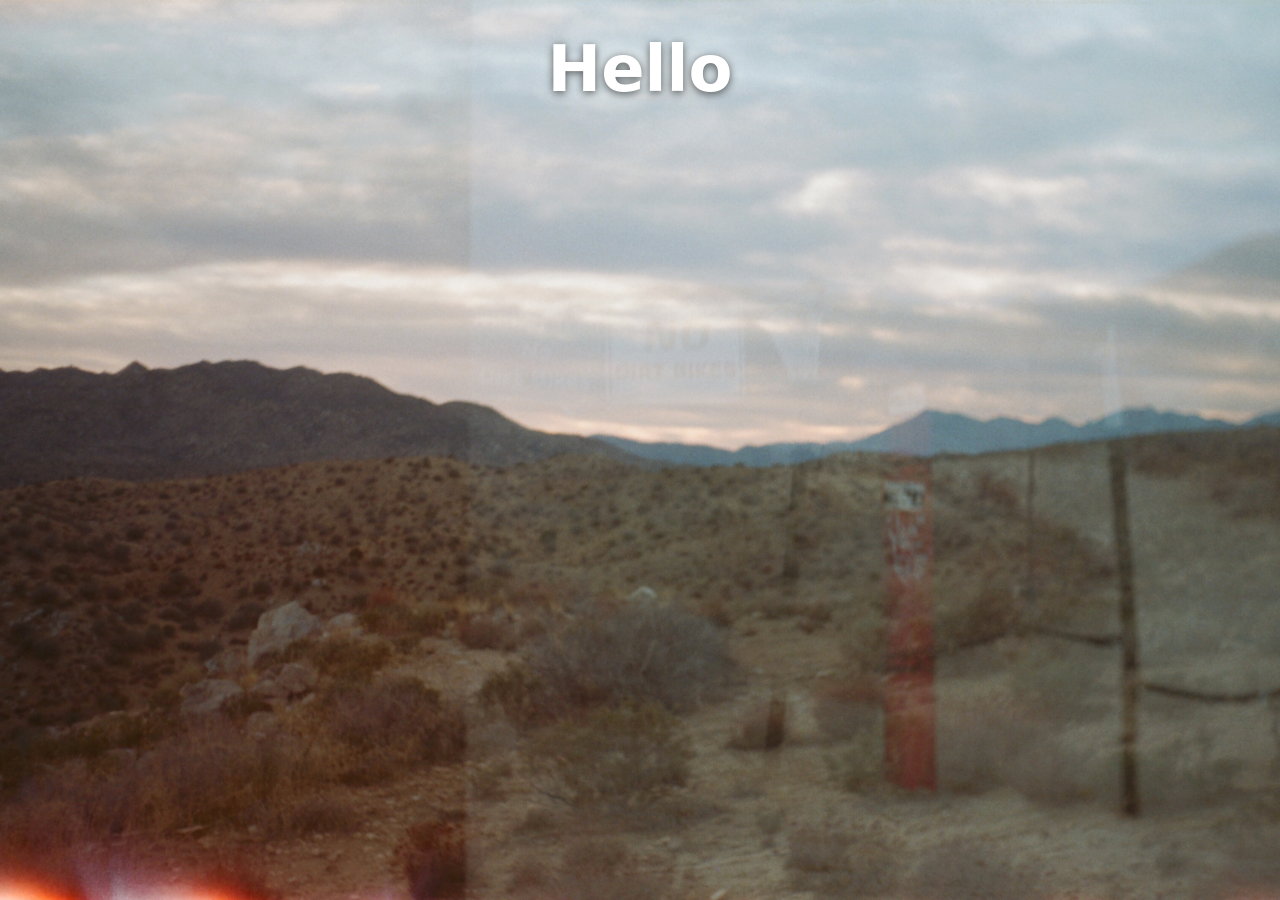
<file: index.html>
<!DOCTYPE html>
<html lang="en">
<head>
  <meta charset="UTF-8">
  <meta name="viewport" content="width=device-width, initial-scale=1.0">
  <title>Hello</title>
  <style>
    body {
      margin: 0;
      min-height: 100vh;
      background: #222 url("test-image.JPG") center / cover no-repeat fixed;
      font-family: system-ui, -apple-system, sans-serif;
    }

    h1 {
      margin: 0;
      padding: 2rem 1rem;
      text-align: center;
      font-size: 4rem;
      color: #fff;
      text-shadow: 0 2px 8px rgba(0, 0, 0, 0.6);
    }
  </style>
</head>
<body>
  <h1>Hello</h1>
</body>
</html>
</file>
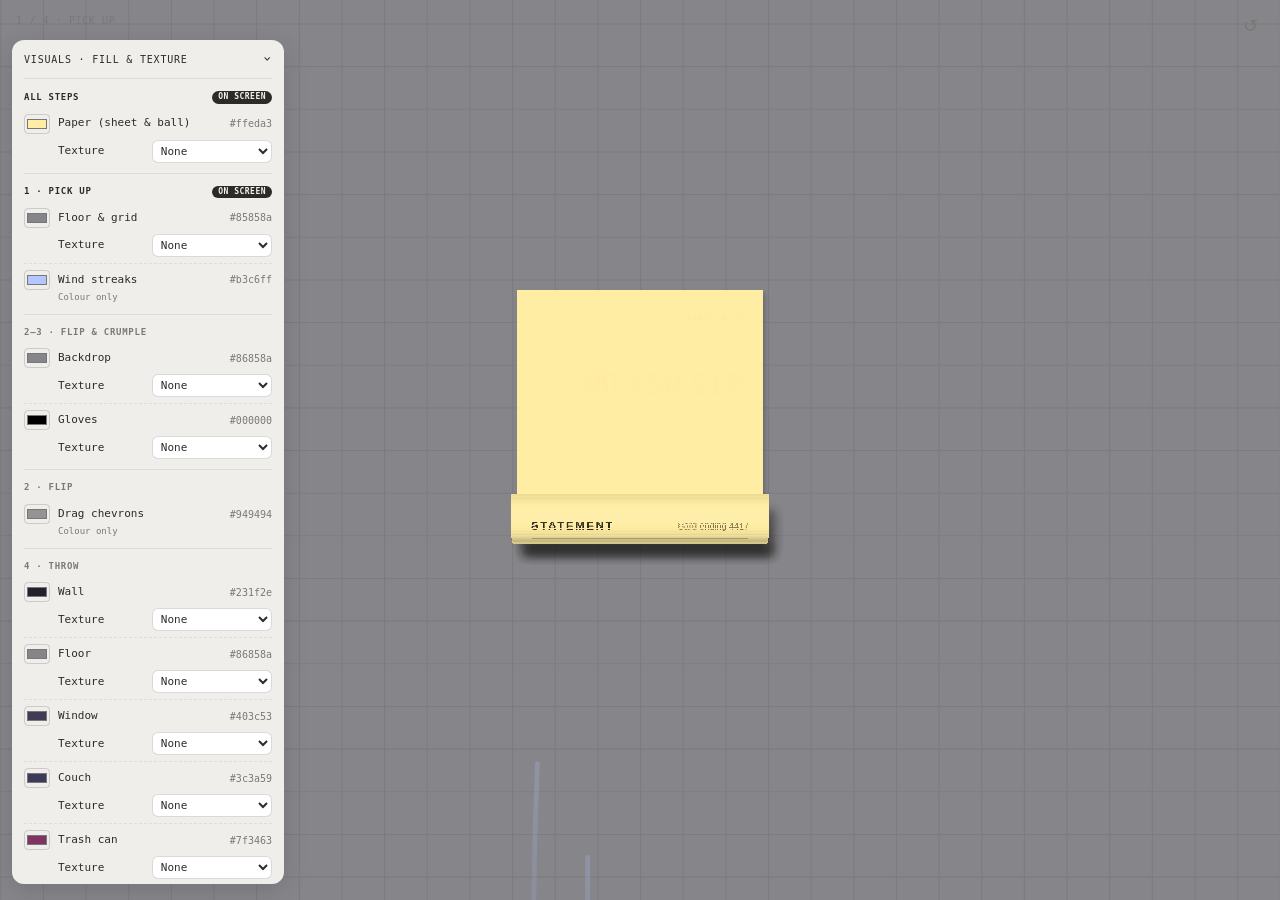
<file: docs/index.html>
<!doctype html>
<html lang="en">
<head>
<meta charset="utf-8">
<meta name="viewport" content="width=device-width, initial-scale=1, viewport-fit=cover">
<title>Statement Sequence</title>
<link rel="stylesheet" href="style.css">
</head>
<body>
<div class="stage">
  <canvas id="c"></canvas>
  <div class="tag" id="tag"></div>
  <button id="reset" aria-label="Start over" title="Start over">↺</button>
  <button id="again" hidden>↺ start again</button>
</div>
<script>
const ASSETS = {
  front_plain: 'assets/statement_front.svg', can: 'assets/can.svg',
  glove1: 'assets/glove_01.svg', glove2: 'assets/glove_02.svg', glove3: 'assets/glove_03.svg', glove4: 'assets/glove_04.svg', glove5: 'assets/glove_05.svg',
  roll1: 'assets/ball_roll_01.svg', roll2: 'assets/ball_roll_02.svg', roll3: 'assets/ball_roll_03.svg', roll4: 'assets/ball_roll_04.svg',
  roll5: 'assets/ball_roll_05.svg', roll6: 'assets/ball_roll_06.svg', roll7: 'assets/ball_roll_07.svg', roll8: 'assets/ball_roll_08.svg',
};
</script>
<script src="js/core.js"></script>
<script src="js/common.js"></script>
<script src="js/look.js"></script>
<script src="js/can.js"></script>
<script src="js/paper.js"></script>
<script src="js/sky.js"></script>
<script src="js/wind-panel.js"></script>
<script src="js/stage-pickup.js"></script>
<script src="js/stage-flip.js"></script>
<script src="js/stage-crumple.js"></script>
<script src="js/stage-throw.js"></script>
<script src="js/sequence.js"></script>
<script src="js/look-panel.js"></script>
</body>
</html>
</file>
<file: docs/style.css>
* { box-sizing: border-box; }
:root { --bg:#d6d5d1; --fg:#2b2b2a; --dim:#7a7975; color-scheme: light; }
html, body { height: 100%; }
body { background: var(--bg); color: var(--fg); margin: 0; overflow: hidden;
  font: 12px/1.3 ui-monospace, "SF Mono", Menlo, monospace; }
/* fills the window at any size; the canvas scales its drawing to fit (core.js) */
.stage { position: fixed; inset: 0; background: var(--bg);
  touch-action: none; user-select: none; -webkit-user-select: none; -webkit-touch-callout: none; }
canvas { position: absolute; inset: 0; width: 100%; height: 100%; display: block; touch-action: none; }
.tag { position: absolute; left: 16px; top: 14px; color: var(--dim); letter-spacing: .06em; text-transform: uppercase; font-size: 10px; pointer-events: none; }
#reset { position: absolute; right: 12px; top: 8px; width: 36px; height: 36px; border-radius: 50%; border: 0;
  background: transparent; color: var(--dim); font-size: 18px; line-height: 1; cursor: pointer; }
#reset:focus-visible, #again:focus-visible { outline: 2px solid #aaa; }
#again { position: absolute; left: 50%; bottom: 8%; transform: translate(-50%, 6px); padding: 10px 18px; border: 0; border-radius: 999px;
  background: rgba(43,43,42,0.08); color: var(--fg); font: inherit; font-size: 11px; letter-spacing: .08em; text-transform: uppercase;
  cursor: pointer; opacity: 0; transition: opacity 1.2s ease, transform 1.2s ease, background .2s; }
#again.show { opacity: 1; transform: translate(-50%, 0); }
#again:hover { background: rgba(43,43,42,0.14); }

/* ---- control panels (wind, visuals), floating on the left ---- */
/* the panels stack in one column; when both are open they share the height and scroll inside */
.ctl-dock { position: absolute; left: 12px; top: 40px; bottom: 16px; max-width: calc(100% - 24px); display: flex; flex-direction: column;
  align-items: flex-start; gap: 8px; pointer-events: none; z-index: 2; }
.ctl-dock > * { pointer-events: auto; }
.ctl-panel { width: 248px; max-width: 100%; flex: 0 1 auto; min-height: 0;
  display: flex; flex-direction: column; background: rgba(246,245,242,0.94); color: var(--fg); border-radius: 12px;
  box-shadow: 0 6px 24px rgba(0,0,0,0.12); backdrop-filter: blur(6px); -webkit-backdrop-filter: blur(6px); }
.ctl-panel:not(.open) { width: auto; }
.wp-head { display: flex; justify-content: space-between; align-items: center; gap: 12px; width: 100%; padding: 10px 12px;
  border: 0; background: none; color: var(--fg); font: inherit; font-size: 10px; letter-spacing: .08em; text-transform: uppercase; cursor: pointer; }
.wp-chev { font-size: 14px; transition: transform .2s; }
.ctl-panel.open .wp-chev { transform: rotate(90deg); }
.wp-body { display: none; overflow-y: auto; min-height: 0; padding: 0 12px 12px; }
.ctl-panel.open .wp-body { display: block; }
.wp-row { display: grid; grid-template-columns: 1fr auto; align-items: baseline; gap: 2px 8px; padding: 7px 0; border-top: 1px solid rgba(0,0,0,0.06); }
.wp-label { font-size: 11px; }
.wp-val { font-size: 11px; text-align: right; font-variant-numeric: tabular-nums; }
.wp-val small, .wp-range small { color: var(--dim); font-size: 9px; }
.wp-row input[type=range], .wp-row select { grid-column: 1 / -1; width: 100%; margin: 4px 0 0; accent-color: #2b2b2a; }
.wp-row select { font: inherit; font-size: 11px; padding: 4px; border: 1px solid rgba(0,0,0,0.15); border-radius: 6px; background: #fff; color: var(--fg); }
.wp-range { grid-column: 1 / -1; display: flex; justify-content: space-between; }
.wp-inline { grid-template-columns: 1fr auto auto; }
.wp-inline input[type=color] { width: 32px; height: 22px; padding: 0; border: 1px solid rgba(0,0,0,0.15); border-radius: 4px; background: none; cursor: pointer; }
.wp-buttons { display: grid; grid-template-columns: 1fr 1fr; gap: 6px; padding-top: 10px; border-top: 1px solid rgba(0,0,0,0.06); }
.wp-buttons button { padding: 7px 6px; border: 0; border-radius: 6px; background: rgba(43,43,42,0.08); color: var(--fg); font: inherit; font-size: 10px; cursor: pointer; }
.wp-buttons button:hover { background: rgba(43,43,42,0.14); }
.wp-buttons .wp-primary { grid-column: 1 / -1; background: #2b2b2a; color: #f4f3ef; }
.wp-buttons .wp-primary:hover { background: #000; }
.ctl-panel button:focus-visible, .ctl-panel input:focus-visible, .ctl-panel select:focus-visible { outline: 2px solid #888; outline-offset: 1px; }
.wp-status { min-height: 1.3em; margin: 8px 0 0; color: var(--dim); font-size: 10px; }

/* ---- visuals panel ---- */
.look-panel { width: 272px; }
.ctl-panel .wp-head { flex: none; }
.lp-group { border-top: 1px solid rgba(0,0,0,0.08); padding: 6px 0 4px; }
.lp-group h3 { display: flex; justify-content: space-between; align-items: center; margin: 6px 0 4px; font-size: 9px; font-weight: 600; letter-spacing: .08em; text-transform: uppercase; color: var(--dim); }
.lp-now { display: none; padding: 1px 6px; border-radius: 999px; background: #2b2b2a; color: #f4f3ef; font-size: 8px; letter-spacing: .06em; }
.lp-group.now .lp-now { display: inline-block; }
.lp-group.now h3 { color: var(--fg); }
.lp-comp { padding: 6px 0; }
.lp-comp + .lp-comp { border-top: 1px dashed rgba(0,0,0,0.07); }
.lp-line { display: grid; grid-template-columns: auto 1fr auto; align-items: center; gap: 8px; }
.lp-line input[type=color] { width: 26px; height: 20px; padding: 0; border: 1px solid rgba(0,0,0,0.15); border-radius: 4px; background: none; cursor: pointer; }
.lp-hex { font-size: 10px; color: var(--dim); font-variant-numeric: tabular-nums; }
.lp-sub { grid-template-columns: 1fr 1.4fr; margin-top: 6px; padding-left: 34px; }
.lp-sub select { font: inherit; font-size: 11px; padding: 3px 4px; border: 1px solid rgba(0,0,0,0.15); border-radius: 6px; background: #fff; color: var(--fg); }
.lp-texopts { display: none; padding-left: 34px; }
.lp-comp.has-tex .lp-texopts { display: block; }
.lp-texopts .wp-row { border-top: 0; padding: 3px 0; }
.lp-note { margin: 2px 0 0 34px; font-size: 9px; color: var(--dim); }
.look-panel .wp-buttons { margin-top: 4px; }
.lp-toggle { grid-template-columns: auto 1fr; margin-bottom: 4px; }
.lp-toggle input { accent-color: #2b2b2a; width: 16px; height: 16px; }
.lp-skyopts .wp-row { border-top: 0; padding: 3px 0; }
.lp-skyopts .lp-line { margin: 4px 0; }
.lp-sky.off .lp-skyopts { opacity: .4; pointer-events: none; }
</file>
